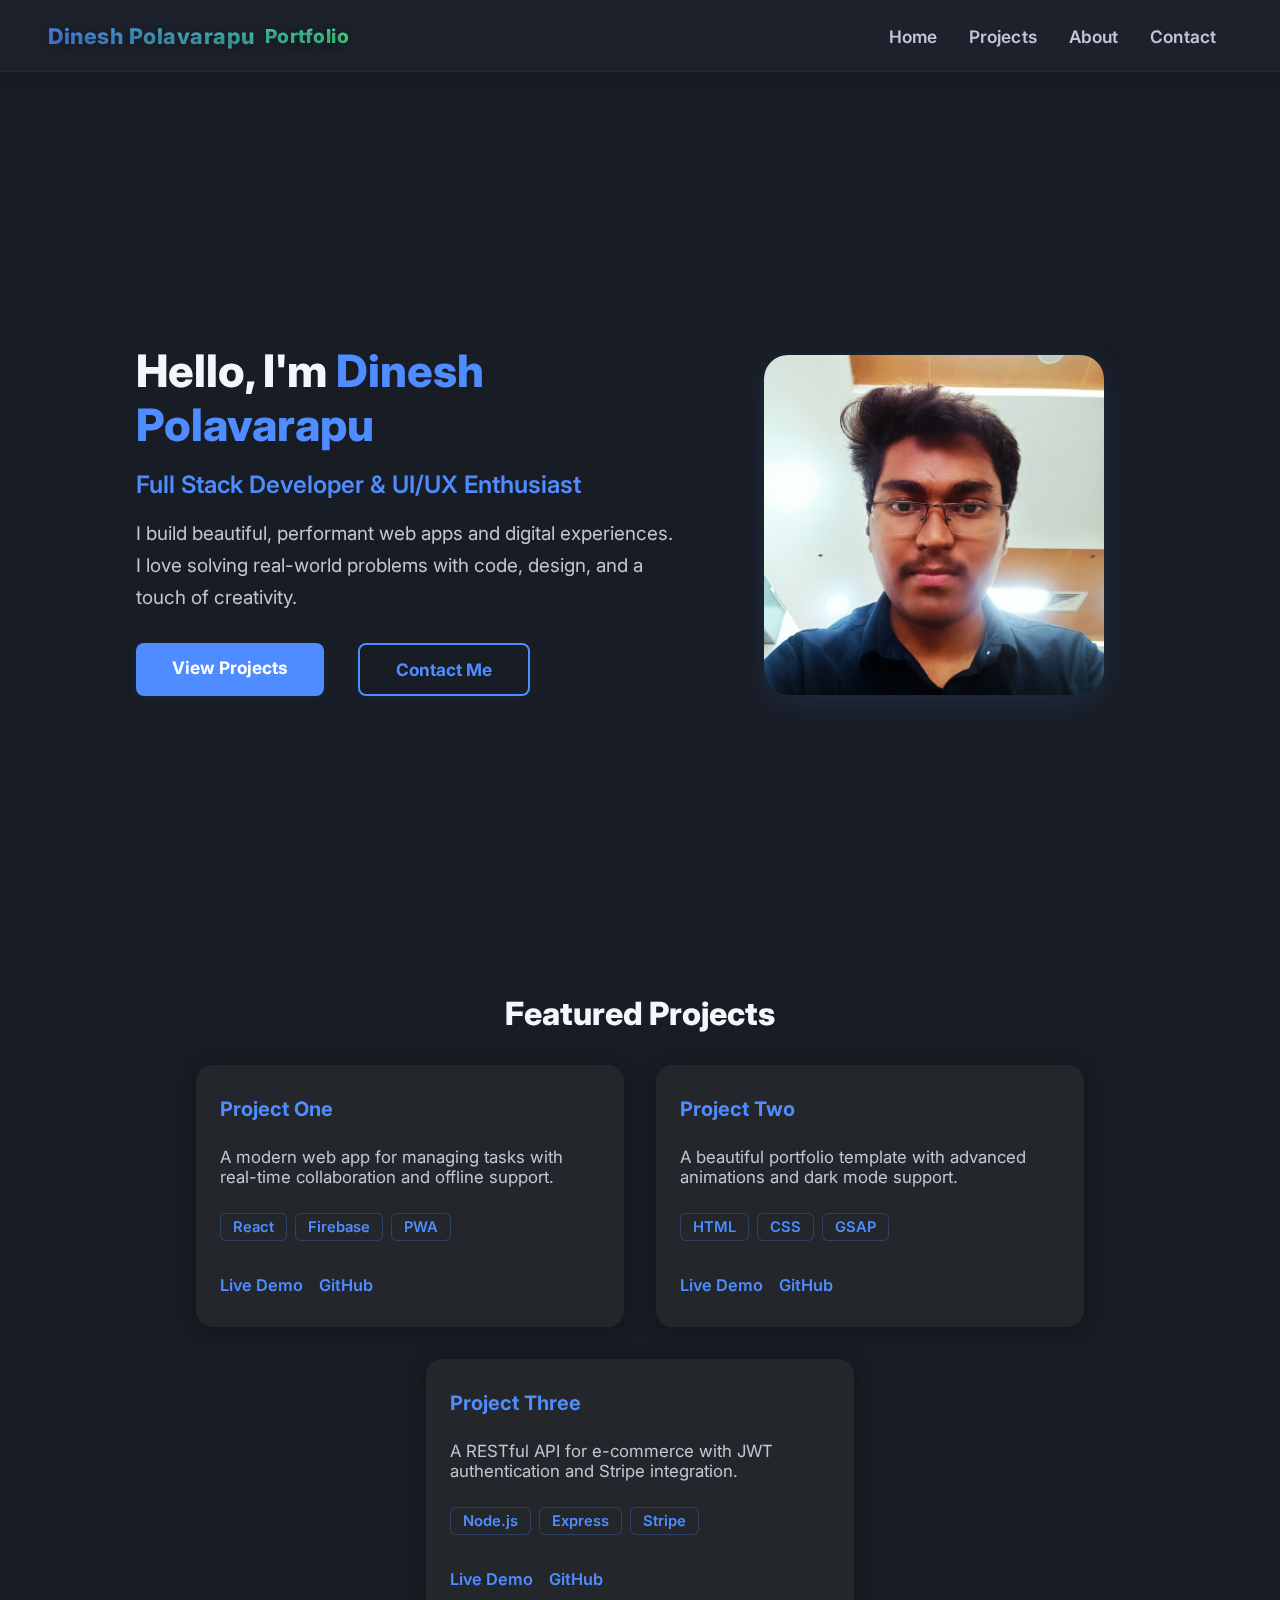
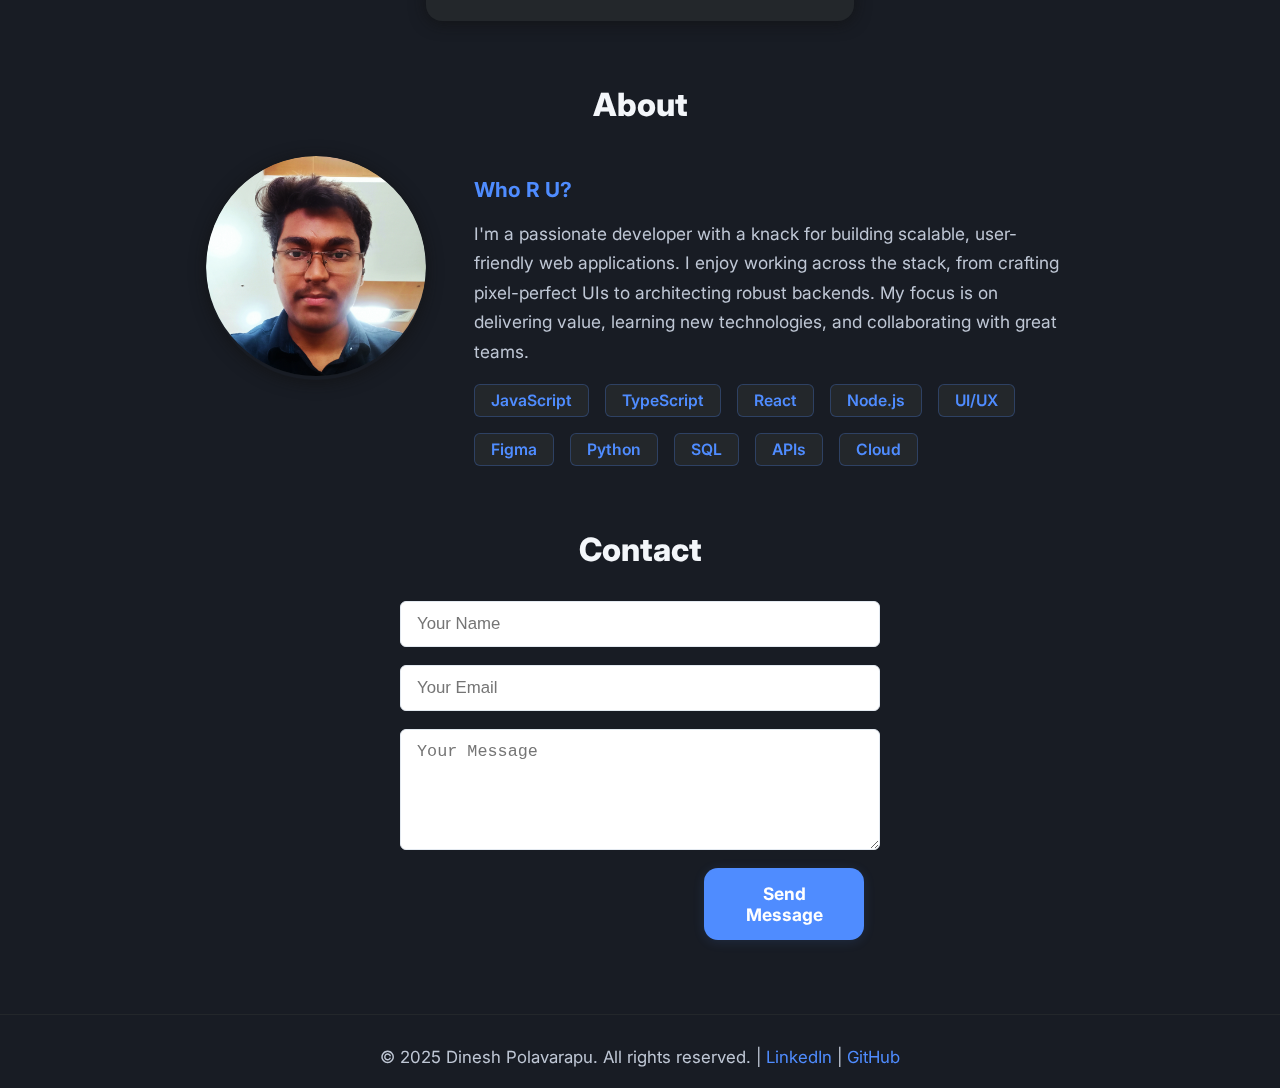
<file: portfolio.html>
<!DOCTYPE html>
<html lang="en">
<head>
  <meta charset="UTF-8">
  <meta name="viewport" content="width=device-width, initial-scale=1.0">
  <title>Portfolio - Dinesh Polavarapu</title>
  <link href="https://fonts.googleapis.com/css2?family=Inter:wght@400;600;800&display=swap" rel="stylesheet">
  <link rel="stylesheet" href="styles.css">  <!-- Updated to use styles.css -->
</head>
<body>
  <header>
    <div class="logo">Dinesh Polavarapu <span style="font-size:1.2rem;color:#f3f6fa;">Portfolio</span></div>
    <nav>
      <a href="#home">Home</a>
      <a href="#projects">Projects</a>
      <a href="#about">About</a>
      <a href="#contact">Contact</a>
    </nav>
  </header>
  <script src="script.js"></script> <!-- Added script.js for interactivity -->
  <main>
    <section class="hero" id="home">
      <div class="hero-content">
        <h1>Hello, I'm <span style="color:#4f8cff;">Dinesh Polavarapu</span></h1>
        <h2>Full Stack Developer & UI/UX Enthusiast</h2>
        <p>I build beautiful, performant web apps and digital experiences. I love solving real-world problems with code, design, and a touch of creativity.</p>
        <div class="hero-actions">
          <a href="#projects" class="btn-primary">View Projects</a>
          <a href="#contact" class="btn-outline">Contact Me</a>
        </div>
      </div>
      <div class="hero-img">
        <img src="images/dinesh.webp" alt="Profile Photo" />
      </div>
    </section>
    <section id="projects">
      <div class="section-title">Featured Projects</div>
      <div class="projects">
        <div class="project-card">
          <div class="project-title">Project One</div>
          <div class="project-desc">A modern web app for managing tasks with real-time collaboration and offline support.</div>
          <div class="project-tags">
            <span class="project-tag">React</span>
            <span class="project-tag">Firebase</span>
            <span class="project-tag">PWA</span>
          </div>
          <div class="project-links">
            <a href="#" target="_blank">Live Demo</a>
            <a href="#" target="_blank">GitHub</a>
          </div>
        </div>
        <div class="project-card">
          <div class="project-title">Project Two</div>
          <div class="project-desc">A beautiful portfolio template with advanced animations and dark mode support.</div>
          <div class="project-tags">
            <span class="project-tag">HTML</span>
            <span class="project-tag">CSS</span>
            <span class="project-tag">GSAP</span>
          </div>
          <div class="project-links">
            <a href="#" target="_blank">Live Demo</a>
            <a href="#" target="_blank">GitHub</a>
          </div>
        </div>
        <div class="project-card">
          <div class="project-title">Project Three</div>
          <div class="project-desc">A RESTful API for e-commerce with JWT authentication and Stripe integration.</div>
          <div class="project-tags">
            <span class="project-tag">Node.js</span>
            <span class="project-tag">Express</span>
            <span class="project-tag">Stripe</span>
          </div>
          <div class="project-links">
            <a href="#" target="_blank">Live Demo</a>
            <a href="#" target="_blank">GitHub</a>
          </div>
        </div>
      </div>
    </section>
    <section id="about">
      <div class="section-title">About Me</div>
      <div class="about">
        <div class="about-img">
          <img src="images/dinesh.webp" alt="About Photo" />
        </div>
        <div class="about-content">
          <h3>Who am I?</h3>
          <p>I'm a passionate developer with a knack for building scalable, user-friendly web applications. I enjoy working across the stack, from crafting pixel-perfect UIs to architecting robust backends. My focus is on delivering value, learning new technologies, and collaborating with great teams.</p>
          <div class="skills">
            <span class="skill">JavaScript</span>
            <span class="skill">TypeScript</span>
            <span class="skill">React</span>
            <span class="skill">Node.js</span>
            <span class="skill">UI/UX</span>
            <span class="skill">Figma</span>
            <span class="skill">Python</span>
            <span class="skill">SQL</span>
            <span class="skill">APIs</span>
            <span class="skill">Cloud</span>
          </div>
        </div>
      </div>
    </section>
    <section id="contact">
      <div class="section-title">Contact</div>
      <form style="max-width:480px;margin:0 auto;display:flex;flex-direction:column;gap:18px;">
        <input type="text" placeholder="Your Name" required style="padding:12px 16px;font-size:1.05rem;border-radius:6px;border:1px solid #e3e9f0;outline:none;">
        <input type="email" placeholder="Your Email" required style="padding:12px 16px;font-size:1.05rem;border-radius:6px;border:1px solid #e3e9f0;outline:none;">
        <textarea placeholder="Your Message" required rows="5" style="padding:12px 16px;font-size:1.05rem;border-radius:6px;border:1px solid #e3e9f0;outline:none;"></textarea>
        <button type="submit" class="btn-primary" style="width:160px;align-self:flex-end;">Send Message</button>
      </form>
    </section>
  </main>
  <footer>
    &copy; 2025 Dinesh Polavarapu. All rights reserved. | <a href="https://www.linkedin.com/in/dinesh-polavarapu-134029306" style="color:#4f8cff;text-decoration:none;" target="_blank" rel="noopener">LinkedIn</a> | <a href="https://github.com/WentiQ" style="color:#4f8cff;text-decoration:none;" target="_blank" rel="noopener">GitHub</a>
  </footer>
</body>
</html>
</file>
<file: styles.css>
/* Reduce top space in hero section */
.hero {
  padding-top: 84px;
}

@media (max-width: 700px) {
  .hero {
    padding-top: 64px;
  }
}
/* Fade-in-up animation for scroll-reveal sections */
.scroll-fade-up {
  opacity: 0;
  transform: translateY(48px);
  transition: opacity 0.7s cubic-bezier(.4,1.4,.6,1), transform 0.7s cubic-bezier(.4,1.4,.6,1);
  will-change: opacity, transform;
}
.scroll-fade-up.visible {
  opacity: 1;
  transform: translateY(0);
}
/* Modern header styles */
header {
  width: 100%;
  position: fixed;
  top: 0;
  left: 0;
  z-index: 100;
  background: rgba(28, 32, 38, 0.68);
  backdrop-filter: blur(28px) saturate(1.35);
  border-bottom: 1.5px solid rgba(79,140,255,0.10);
  box-shadow: 0 2px 16px 0 rgba(79,140,255,0.07);
  display: flex;
  align-items: center;
  justify-content: space-between;
  padding: 0 44px;
  height: 68px;
  transition: background 0.3s, box-shadow 0.3s;
}

header .logo {
  font-size: 1.35rem;
  font-weight: 800;
  letter-spacing: 0.5px;
  color: #f3f6fa;
  background: linear-gradient(90deg, #4f8cff 0%, #42e695 100%);
  -webkit-background-clip: text;
  -webkit-text-fill-color: transparent;
  background-clip: text;
  text-fill-color: transparent;
  user-select: none;
}

header nav {
  display: flex;
  gap: 32px;
}

header nav a {
  color: #bfc7d5;
  font-size: 1.08rem;
  font-weight: 600;
  letter-spacing: 0.1px;
  text-decoration: none;
  padding: 6px 0 4px 0;
  position: relative;
  transition: color 0.18s;
}

header nav a:hover, header nav a:focus {
  color: #4f8cff;
}

header nav a::after {
  content: '';
  display: block;
  height: 3px;
  width: 0%;
  background: linear-gradient(90deg, #4f8cff 0%, #42e695 100%);
  border-radius: 2px;
  transition: width 0.28s cubic-bezier(.4,1.4,.6,1);
  position: absolute;
  left: 0;
  bottom: -2px;
}

header nav a:hover::after, header nav a:focus::after {
  width: 100%;
}

@media (max-width: 700px) {
  header {
    padding: 0 16px;
    height: 56px;
  }
  header nav {
    gap: 18px;
  }
  .hero-img-float {
    margin-left: 0;
  }
}
/* Animated floating circular profile photo with glow */
.hero-img-float {
  position: relative;
  width: 300px;
  height: 300px;
  display: flex;
  align-items: center;
  justify-content: center;
  margin-left: 32px;
  animation: floatPhoto 4.5s ease-in-out infinite;
  z-index: 2;
}

.hero-img-glow {
  position: absolute;
  top: 50%;
  left: 50%;
  width: 370px;
  height: 220px;
  transform: translate(-50%, -50%);
  border-radius: 48px;
  background: linear-gradient(120deg, #4f8cff 0%, #ff6ec4 50%, #42e695 100%);
  filter: blur(56px) brightness(1.3);
  opacity: 0.85;
  z-index: 1;
  animation: glowPulse 3.5s ease-in-out infinite;
}

.hero-img-circle {
  width: 270px;
  height: 270px;
  object-fit: cover;
  border-radius: 50%;
  box-shadow: 0 4px 32px 0 rgba(79,140,255,0.18);
  position: relative;
  z-index: 2;
}

@keyframes floatPhoto {
  0%   { transform: translateY(0) scale(1); }
  20%  { transform: translateY(-12px) scale(1.03); }
  40%  { transform: translateY(-18px) scale(1.04); }
  60%  { transform: translateY(-12px) scale(1.03); }
  80%  { transform: translateY(0) scale(1); }
  100% { transform: translateY(0) scale(1); }
}

@keyframes glowPulse {
  0%   { opacity: 0.85; filter: blur(32px) brightness(1.3); }
  50%  { opacity: 1; filter: blur(40px) brightness(1.5); }
  100% { opacity: 0.85; filter: blur(32px) brightness(1.3); }
}
.btn-primary, .btn-outline {
  display: inline-block;
  font-family: 'Inter', sans-serif;
  font-weight: 700;
  font-size: 1.08rem;
  padding: 15px 38px;
  border-radius: 14px;
  border: none;
  cursor: pointer;
  transition: all 0.22s cubic-bezier(.4,1.4,.6,1);
  box-shadow: 0 2px 16px 0 rgba(79,140,255,0.10), 0 1.5px 8px 0 rgba(0,0,0,0.08);
  margin-right: 16px;
  margin-bottom: 10px;
  text-decoration: none;
  position: relative;
  z-index: 1;
}

.btn-primary {
  background: linear-gradient(90deg, #4f8cff 0%, #42e695 100%);
  color: #fff;
  border: none;
  box-shadow: 0 4px 24px 0 rgba(79,140,255,0.18);
}
.btn-primary:hover, .btn-primary:focus {
  background: linear-gradient(90deg, #42e695 0%, #4f8cff 100%);
  color: #fff;
  transform: translateY(-2px) scale(1.04);
  box-shadow: 0 8px 32px 0 rgba(79,140,255,0.22);
}

.btn-outline {
  background: transparent;
  color: #4f8cff;
  border: 2.5px solid #4f8cff;
  box-shadow: none;
}
.btn-outline:hover, .btn-outline:focus {
  background: linear-gradient(90deg, #23272b 0%, #23272b 100%);
  color: #fff;
  border-color: #42e695;
  transform: translateY(-2px) scale(1.04);
  box-shadow: 0 4px 24px 0 rgba(66,230,149,0.13);
}

/* Remove extra margin for last button in a group */
.hero-actions a:last-child {
  margin-right: 0;
}

/* Fluid multi-color animated gradient text for name */
.fluid-gradient-text {
  background: linear-gradient(270deg, #4f8cff, #ff6ec4, #42e695, #ffe156, #4f8cff 60%);
  background-size: 200% 200%;
  -webkit-background-clip: text;
  -webkit-text-fill-color: transparent;
  background-clip: text;
  color: transparent;
  animation: fluid-gradient-move 4s ease-in-out infinite;
  font-weight: 800;
  position: relative;
  z-index: 1;
}

@keyframes fluid-gradient-move {
  0% {
    background-position: 0% 50%;
  }
  50% {
    background-position: 100% 50%;
  }
  100% {
    background-position: 0% 50%;
  }
}
/* --- Portfolio Advanced Styles --- */
body {
  margin: 0;
  font-family: 'Inter', sans-serif;
  background: #181c24;
  color: #f3f6fa;
  min-height: 100vh;
  overflow-x: hidden;
}

/* Fluid animated blobs background */
.fluid-bg {
  position: fixed;
  top: 0; left: 0; width: 100vw; height: 100vh;
  z-index: 0;
  pointer-events: none;
  overflow: hidden;
}
.fluid-blob {
  position: absolute;
  border-radius: 50%;
  filter: blur(80px);
  opacity: 0.55;
}
.fluid-blob1 {
  width: 520px; height: 520px;
  background: #4f8cff;
  left: -120px; top: -100px;
  animation: blobMove1 9s ease-in-out infinite alternate;
}
.fluid-blob2 {
  width: 420px; height: 420px;
  background: #23272b;
  right: -100px; top: 180px;
  animation: blobMove2 11s ease-in-out infinite alternate;
}
.fluid-blob3 {
  width: 380px; height: 380px;
  background: #2563eb;
  left: 40vw; bottom: -120px;
  animation: blobMove3 10s ease-in-out infinite alternate;
}
.fluid-blob4 {
  width: 320px; height: 320px;
  background: #181c24;
  right: 10vw; bottom: -100px;
  animation: blobMove4 12s ease-in-out infinite alternate;
}
@keyframes blobMove1 {
  0%   { transform: translateY(0) translateX(0); }
  30%  { transform: translateY(80px) translateX(60px); }
  60%  { transform: translateY(-60px) translateX(-80px); }
  100% { transform: translateY(0) translateX(0); }
}
@keyframes blobMove2 {
  0%   { transform: translateY(0) translateX(0); }
  25%  { transform: translateY(-70px) translateX(90px); }
  55%  { transform: translateY(60px) translateX(-80px); }
  100% { transform: translateY(0) translateX(0); }
}
@keyframes blobMove3 {
  0%   { transform: translateY(0) translateX(0); }
  40%  { transform: translateY(90px) translateX(-60px); }
  80%  { transform: translateY(-90px) translateX(80px); }
  100% { transform: translateY(0) translateX(0); }
}
@keyframes blobMove4 {
  0%   { transform: translateY(0) translateX(0); }
  20%  { transform: translateY(60px) translateX(-80px); }
  70%  { transform: translateY(-80px) translateX(90px); }
  100% { transform: translateY(0) translateX(0); }
}
.fluid-blob1, .fluid-blob2, .fluid-blob3, .fluid-blob4 {
  animation-timing-function: cubic-bezier(0.77, 0, 0.175, 1);
}

@keyframes gradientBG {
  0% {background-position: 0% 50%;}
  50% {background-position: 100% 50%;}
  100% {background-position: 0% 50%;}
}
header {
  background: rgba(30,34,44,0.98);
  box-shadow: 0 2px 16px rgba(0,0,0,0.18);
  position: fixed;
  width: 100vw;
  top: 0;
  left: 0;
  z-index: 100;
  display: flex;
  align-items: center;
  justify-content: space-between;
  padding: 0 64px 0 48px;
  height: 72px;
  transition: background 0.3s;
  box-sizing: border-box;
}

.logo {
  font-size: 2.1rem;
  font-weight: 800;
  color: #4f8cff;
  letter-spacing: 2px;
  display: flex;
  align-items: center;
  gap: 10px;
  text-shadow: 0 2px 8px #1118;
}
nav {
  display: flex;
  gap: 32px;
}
nav a {
  text-decoration: none;
  color: #f3f6fa;
  font-weight: 600;
  font-size: 1.08rem;
  transition: color 0.2s;
  position: relative;
}
nav a::after {
  content: '';
  display: block;
  width: 0;
  height: 2px;
  background: #4f8cff;
  transition: width 0.2s;
  position: absolute;
  left: 0;
  bottom: -4px;
}
nav a:hover {
  color: #4f8cff;
}
nav a:hover::after {
  width: 100%;
}
.hero {
  display: flex;
  flex-wrap: wrap;
  align-items: center;
  justify-content: center;
  min-height: 90vh;
  padding-top: 120px;
  gap: 48px;
  background: none;
}
.hero-content {
  flex: 1 1 340px;
  max-width: 540px;
}
.hero-content h1 {
  font-size: 2.8rem;
  font-weight: 800;
  margin: 0 0 18px 0;
  color: #f3f6fa;
}
.hero-content h2 {
  font-size: 1.5rem;
  font-weight: 600;
  color: #4f8cff;
  margin: 0 0 18px 0;
}
.hero-content p {
  font-size: 1.18rem;
  color: #bfc7d5;
  margin-bottom: 28px;
  line-height: 1.7;
}
.hero-actions {
  display: flex;
  gap: 18px;
  flex-wrap: wrap;
}
.hero-actions a {
  padding: 14px 36px;
  font-size: 1.08rem;
  border-radius: 8px;
  font-weight: 700;
  text-decoration: none;
  transition: background 0.2s, color 0.2s, box-shadow 0.2s;
  box-shadow: 0 2px 12px rgba(79,140,255,0.08);
}
.btn-github {
  background: #23272b;
  color: #fff;
  border: 2px solid #24292f;
  display: flex;
  align-items: center;
  gap: 10px;
  font-weight: 700;
  transition: background 0.2s, color 0.2s, border 0.2s;
}
.btn-github:hover {
  background: #24292f;
  color: #4f8cff;
  border-color: #4f8cff;
}
.btn-primary {
  background: #4f8cff;
  color: #fff;
  border: none;
  box-shadow: 0 2px 12px #4f8cff22;
}
.btn-primary:hover {
  background: #2563eb;
}
.btn-outline {
  background: none;
  color: #4f8cff;
  border: 2px solid #4f8cff;
}
.btn-outline:hover {
  background: #23272b;
}
.hero-img {
  flex: 1 1 320px;
  max-width: 420px;
  display: flex;
  align-items: center;
  justify-content: center;
}
.hero-img img {
  width: 100%;
  max-width: 340px;
  border-radius: 24px;
  box-shadow: 0 8px 32px #4f8cff22;
  background: #23272b;
}
section {
  max-width: 1100px;
  margin: 0 auto;
  padding: 64px 24px 0 24px;
}
.section-title {
  font-size: 2rem;
  font-weight: 800;
  color: #f3f6fa;
  margin-bottom: 32px;
  text-align: center;
}
.projects {
  display: flex;
  flex-wrap: wrap;
  gap: 32px;
  justify-content: center;
}
.project-card {
  flex: 1 1 320px;
  max-width: 380px;
  background: #23272b;
  border-radius: 16px;
  box-shadow: 0 2px 16px #111a;
  padding: 32px 24px;
  display: flex;
  flex-direction: column;
  gap: 18px;
  transition: transform 0.18s, box-shadow 0.18s;
  position: relative;
}
.project-card:hover {
  transform: translateY(-8px) scale(1.03);
  box-shadow: 0 8px 32px #4f8cff22;
}
.project-title {
  font-size: 1.25rem;
  font-weight: 700;
  color: #4f8cff;
  margin: 0 0 8px 0;
}
.project-desc {
  color: #bfc7d5;
  font-size: 1.05rem;
  margin-bottom: 8px;
}
.project-tags {
  display: flex;
  gap: 8px;
  flex-wrap: wrap;
  margin-bottom: 8px;
}
.project-tag {
  background: #23272b;
  color: #4f8cff;
  font-size: 0.92rem;
  padding: 4px 12px;
  border-radius: 6px;
  font-weight: 600;
  border: 1px solid #4f8cff44;
}
.project-links {
  margin-top: 8px;
  display: flex;
  gap: 16px;
}
.project-links a {
  color: #4f8cff;
  text-decoration: none;
  font-weight: 600;
  font-size: 1.02rem;
  transition: color 0.18s;
}
.project-links a:hover {
  color: #fff;
}
.about {
  display: flex;
  flex-wrap: wrap;
  gap: 48px;
  align-items: flex-start;
  justify-content: center;
  margin-top: 32px;
}
.about-img {
  flex: 1 1 220px;
  max-width: 220px;
  border-radius: 50%;
  overflow: hidden;
  box-shadow: 0 2px 16px #111a;
}
.about-img img {
  width: 100%;
  border-radius: 50%;
  background: #23272b;
}
.about-content {
  flex: 2 1 340px;
  max-width: 600px;
}
.about-content h3 {
  font-size: 1.3rem;
  font-weight: 700;
  color: #4f8cff;
  margin-bottom: 12px;
}
.about-content p {
  font-size: 1.08rem;
  color: #bfc7d5;
  line-height: 1.7;
}
.skills {
  display: flex;
  flex-wrap: wrap;
  gap: 16px;
  margin-top: 18px;
}
.skill {
  background: #23272b;
  color: #4f8cff;
  font-size: 0.98rem;
  padding: 6px 16px;
  border-radius: 6px;
  font-weight: 600;
  border: 1px solid #4f8cff44;
}
footer {
  margin-top: 64px;
  padding: 32px 0 16px 0;
  background: #181c24;
  text-align: center;
  color: #bfc7d5;
  font-size: 1.05rem;
  border-top: 1px solid #23272b;
}
@media (max-width: 900px) {
  header {
    padding: 0 24px 0 16px;
  }
  .hero {
    flex-direction: column;
    padding-top: 100px;
  }
  .about {
    flex-direction: column;
    gap: 24px;
  }
}
@media (max-width: 600px) {
  header {
    padding: 0 8px 0 8px;
    height: 56px;
  }
  .hero {
    padding-top: 70px;
  }
  section {
    padding: 32px 8px 0 8px;
  }
}
</file>
